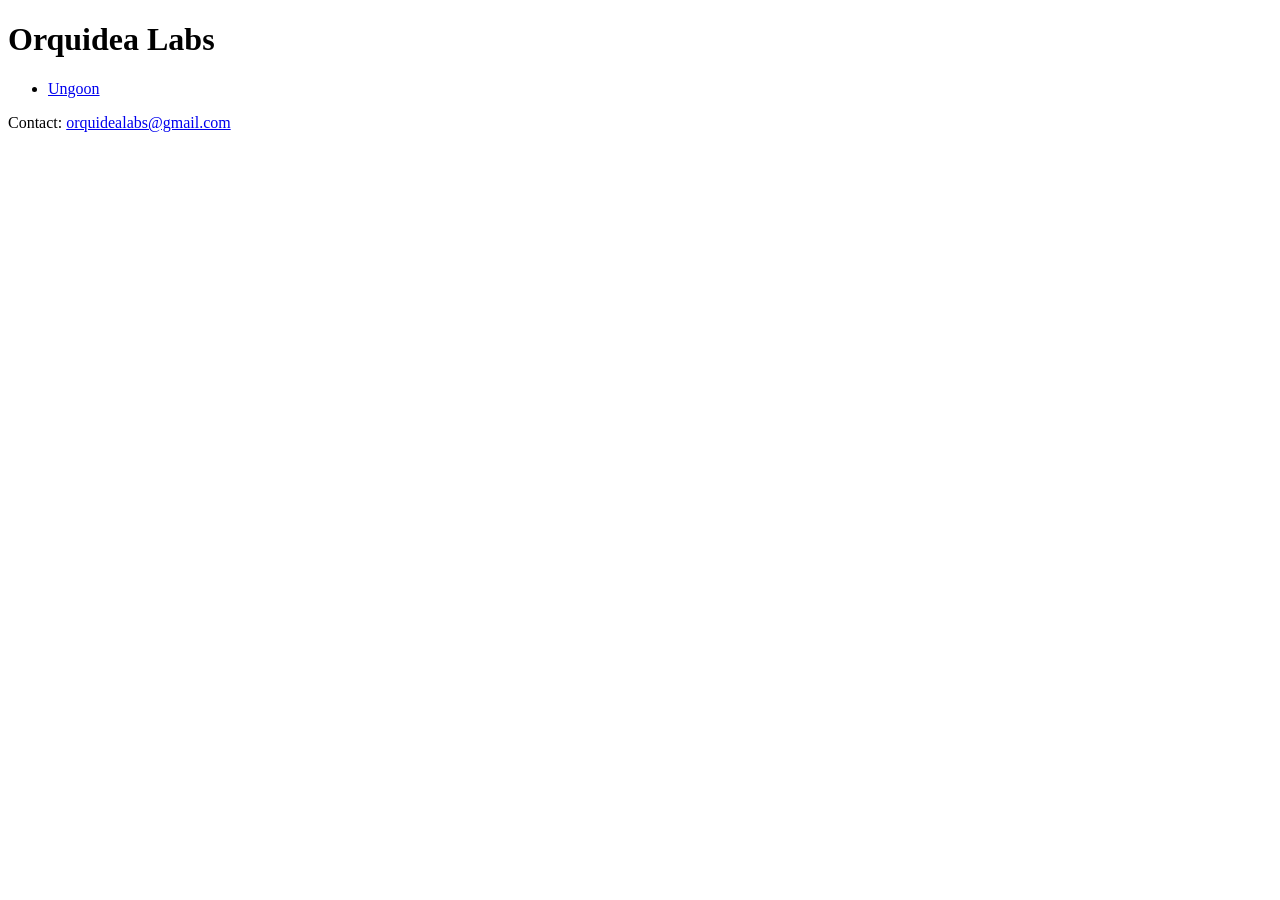
<file: index.html>
<!doctype html>
<html lang="en"><head><meta charset="utf-8"><meta name="viewport" content="width=device-width, initial-scale=1"><title>Orquidea Labs</title></head>
<body><h1>Orquidea Labs</h1><ul><li><a href="ungoon/">Ungoon</a></li></ul><p>Contact: <a href="mailto:orquidealabs@gmail.com">orquidealabs@gmail.com</a></p></body></html>
</file>
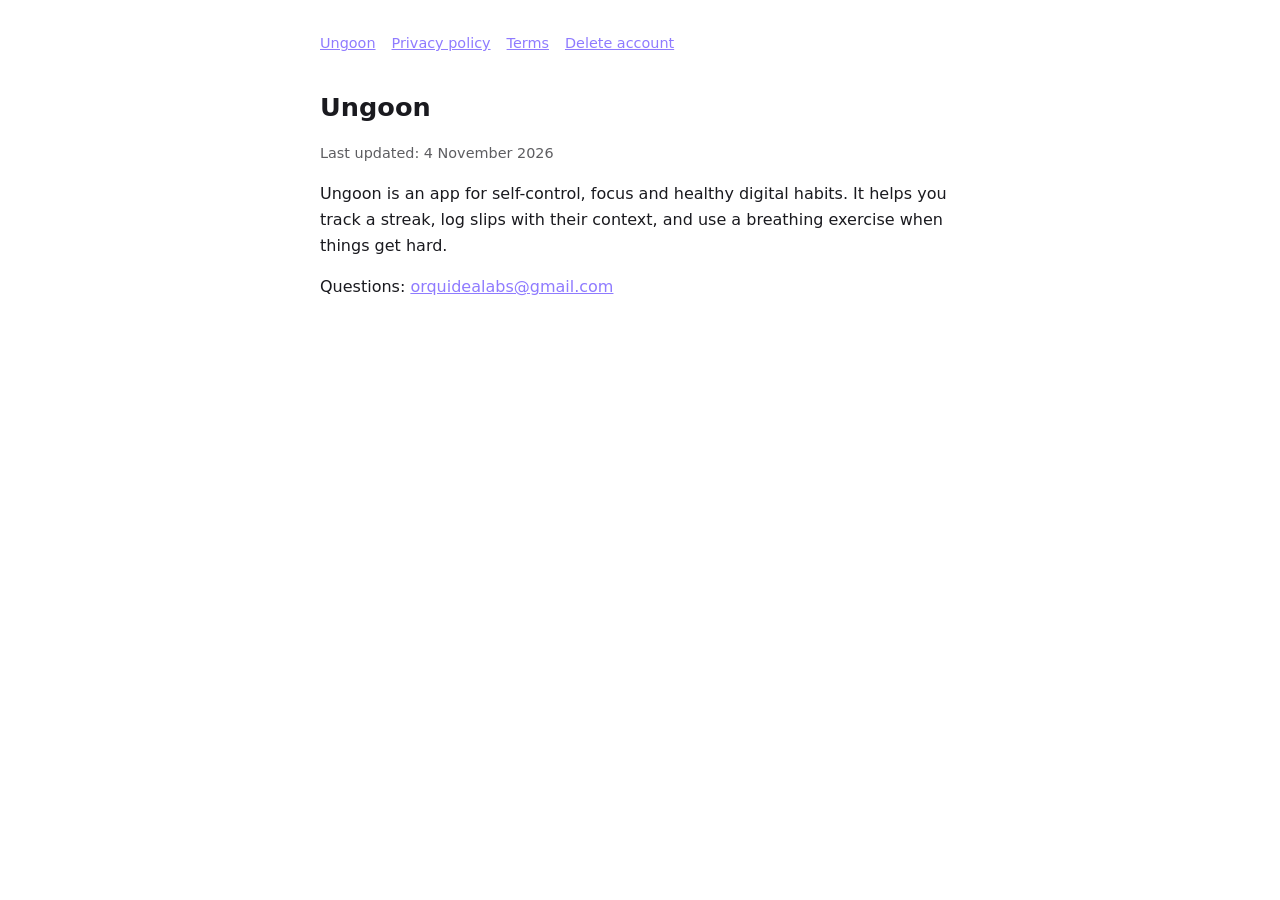
<file: ungoon/index.html>
<!DOCTYPE html>
<html lang="en">
<head>
<meta charset="utf-8">
<meta name="viewport" content="width=device-width, initial-scale=1">
<title>Ungoon · Ungoon</title>
<link rel="stylesheet" href="style.css">
</head>
<body>
<nav><a href="index.html">Ungoon</a><a href="privacy.html">Privacy policy</a><a href="terms.html">Terms</a><a href="delete-account.html">Delete account</a></nav>
<h1>Ungoon</h1>
<p class="updated">Last updated: 4 November 2026</p>
<p>Ungoon is an app for self-control, focus and healthy digital habits. It helps you track a streak, log slips with their context, and use a breathing exercise when things get hard.</p>
<p>Questions: <a href="mailto:orquidealabs@gmail.com">orquidealabs@gmail.com</a></p>
</body>
</html>
</file>
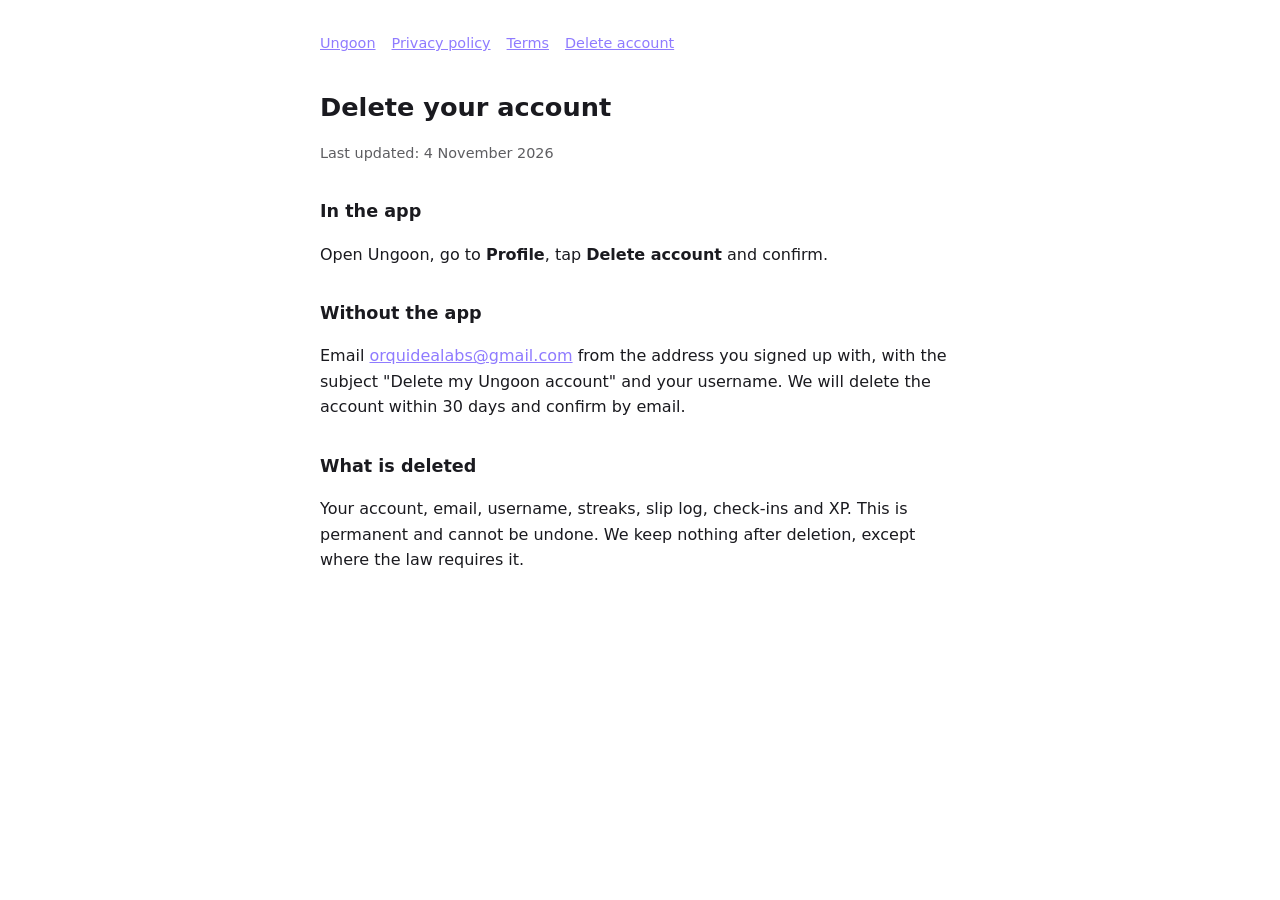
<file: ungoon/delete-account.html>
<!DOCTYPE html>
<html lang="en">
<head>
<meta charset="utf-8">
<meta name="viewport" content="width=device-width, initial-scale=1">
<title>Delete your account · Ungoon</title>
<link rel="stylesheet" href="style.css">
</head>
<body>
<nav><a href="index.html">Ungoon</a><a href="privacy.html">Privacy policy</a><a href="terms.html">Terms</a><a href="delete-account.html">Delete account</a></nav>
<h1>Delete your account</h1>
<p class="updated">Last updated: 4 November 2026</p>
<h2>In the app</h2>
<p>Open Ungoon, go to <strong>Profile</strong>, tap <strong>Delete account</strong> and confirm.</p>
<h2>Without the app</h2>
<p>Email <a href="mailto:orquidealabs@gmail.com?subject=Delete%20my%20Ungoon%20account">orquidealabs@gmail.com</a> from the address you signed up with, with the subject "Delete my Ungoon account" and your username. We will delete the account within 30 days and confirm by email.</p>
<h2>What is deleted</h2>
<p>Your account, email, username, streaks, slip log, check-ins and XP. This is permanent and cannot be undone. We keep nothing after deletion, except where the law requires it.</p>
</body>
</html>
</file>
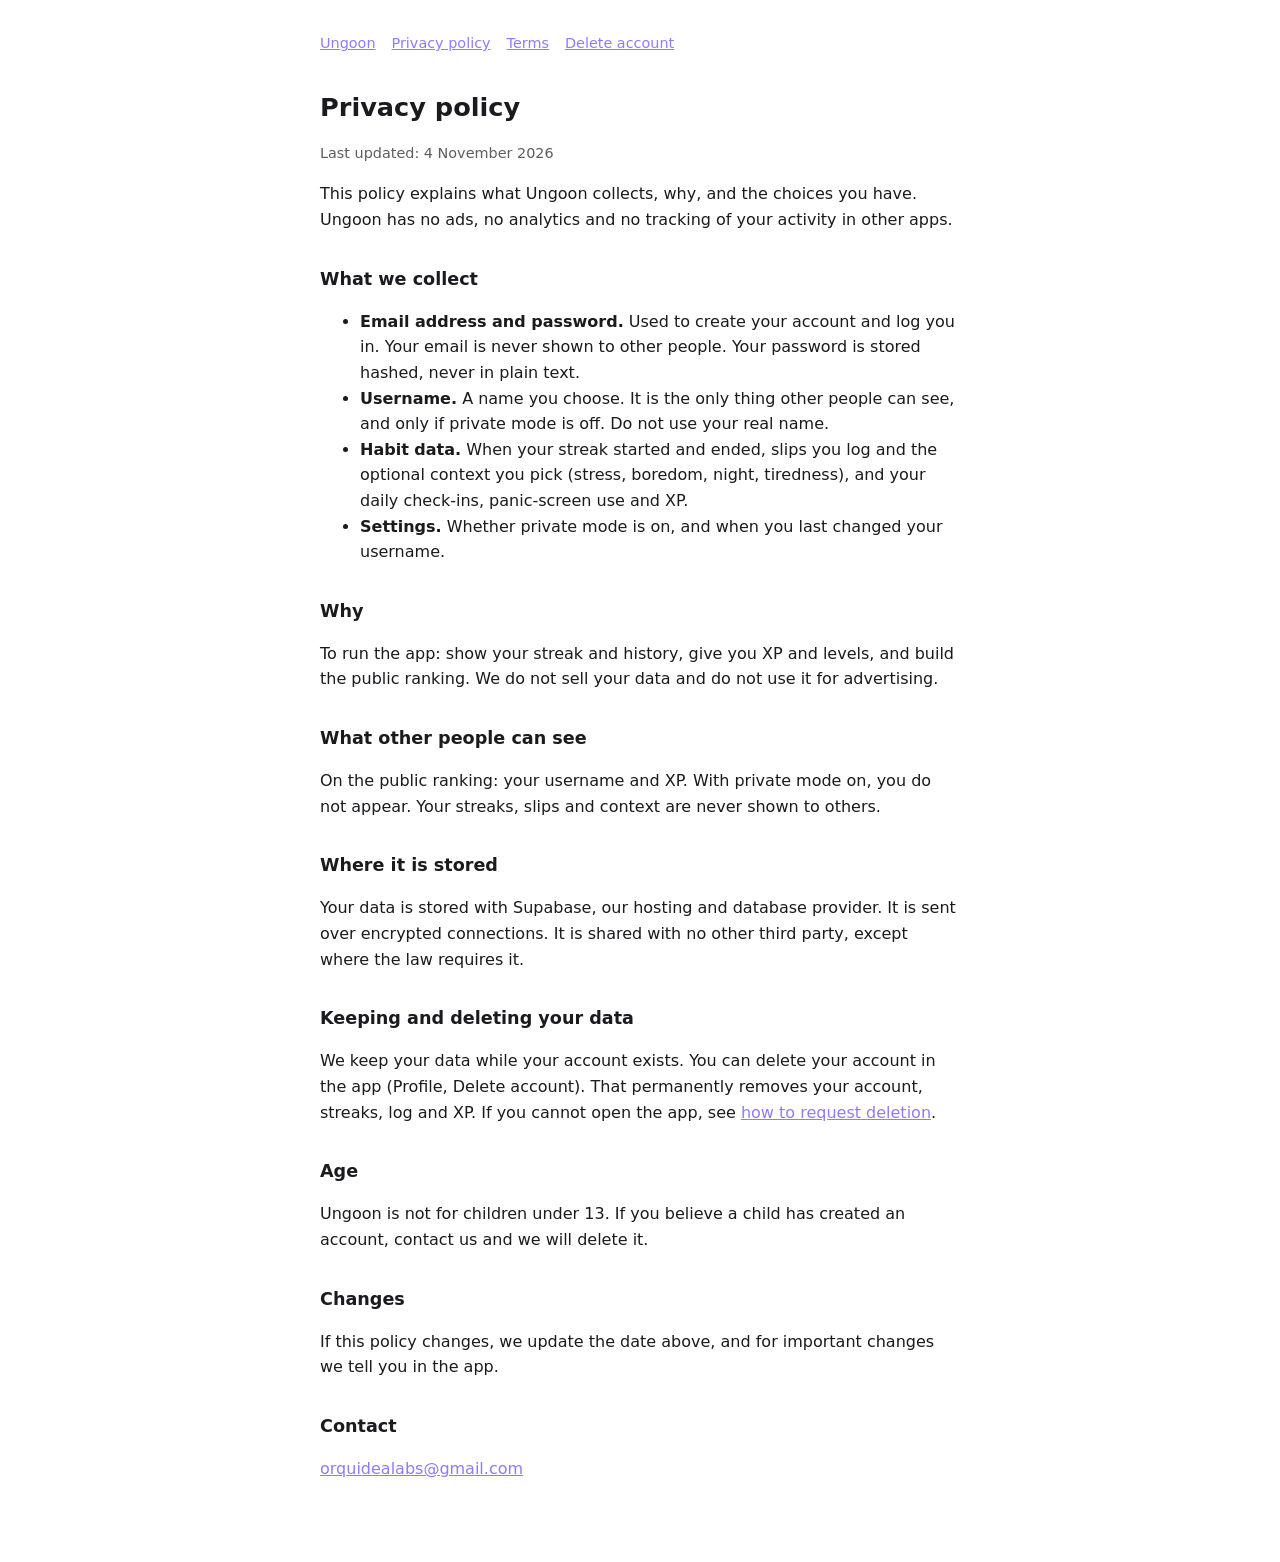
<file: ungoon/privacy.html>
<!DOCTYPE html>
<html lang="en">
<head>
<meta charset="utf-8">
<meta name="viewport" content="width=device-width, initial-scale=1">
<title>Privacy policy · Ungoon</title>
<link rel="stylesheet" href="style.css">
</head>
<body>
<nav><a href="index.html">Ungoon</a><a href="privacy.html">Privacy policy</a><a href="terms.html">Terms</a><a href="delete-account.html">Delete account</a></nav>
<h1>Privacy policy</h1>
<p class="updated">Last updated: 4 November 2026</p>
<p>This policy explains what Ungoon collects, why, and the choices you have. Ungoon has no ads, no analytics and no tracking of your activity in other apps.</p>
<h2>What we collect</h2>
<ul>
<li><strong>Email address and password.</strong> Used to create your account and log you in. Your email is never shown to other people. Your password is stored hashed, never in plain text.</li>
<li><strong>Username.</strong> A name you choose. It is the only thing other people can see, and only if private mode is off. Do not use your real name.</li>
<li><strong>Habit data.</strong> When your streak started and ended, slips you log and the optional context you pick (stress, boredom, night, tiredness), and your daily check-ins, panic-screen use and XP.</li>
<li><strong>Settings.</strong> Whether private mode is on, and when you last changed your username.</li>
</ul>
<h2>Why</h2>
<p>To run the app: show your streak and history, give you XP and levels, and build the public ranking. We do not sell your data and do not use it for advertising.</p>
<h2>What other people can see</h2>
<p>On the public ranking: your username and XP. With private mode on, you do not appear. Your streaks, slips and context are never shown to others.</p>
<h2>Where it is stored</h2>
<p>Your data is stored with Supabase, our hosting and database provider. It is sent over encrypted connections. It is shared with no other third party, except where the law requires it.</p>
<h2>Keeping and deleting your data</h2>
<p>We keep your data while your account exists. You can delete your account in the app (Profile, Delete account). That permanently removes your account, streaks, log and XP. If you cannot open the app, see <a href="delete-account.html">how to request deletion</a>.</p>
<h2>Age</h2>
<p>Ungoon is not for children under 13. If you believe a child has created an account, contact us and we will delete it.</p>
<h2>Changes</h2>
<p>If this policy changes, we update the date above, and for important changes we tell you in the app.</p>
<h2>Contact</h2>
<p><a href="mailto:orquidealabs@gmail.com">orquidealabs@gmail.com</a></p>
</body>
</html>
</file>
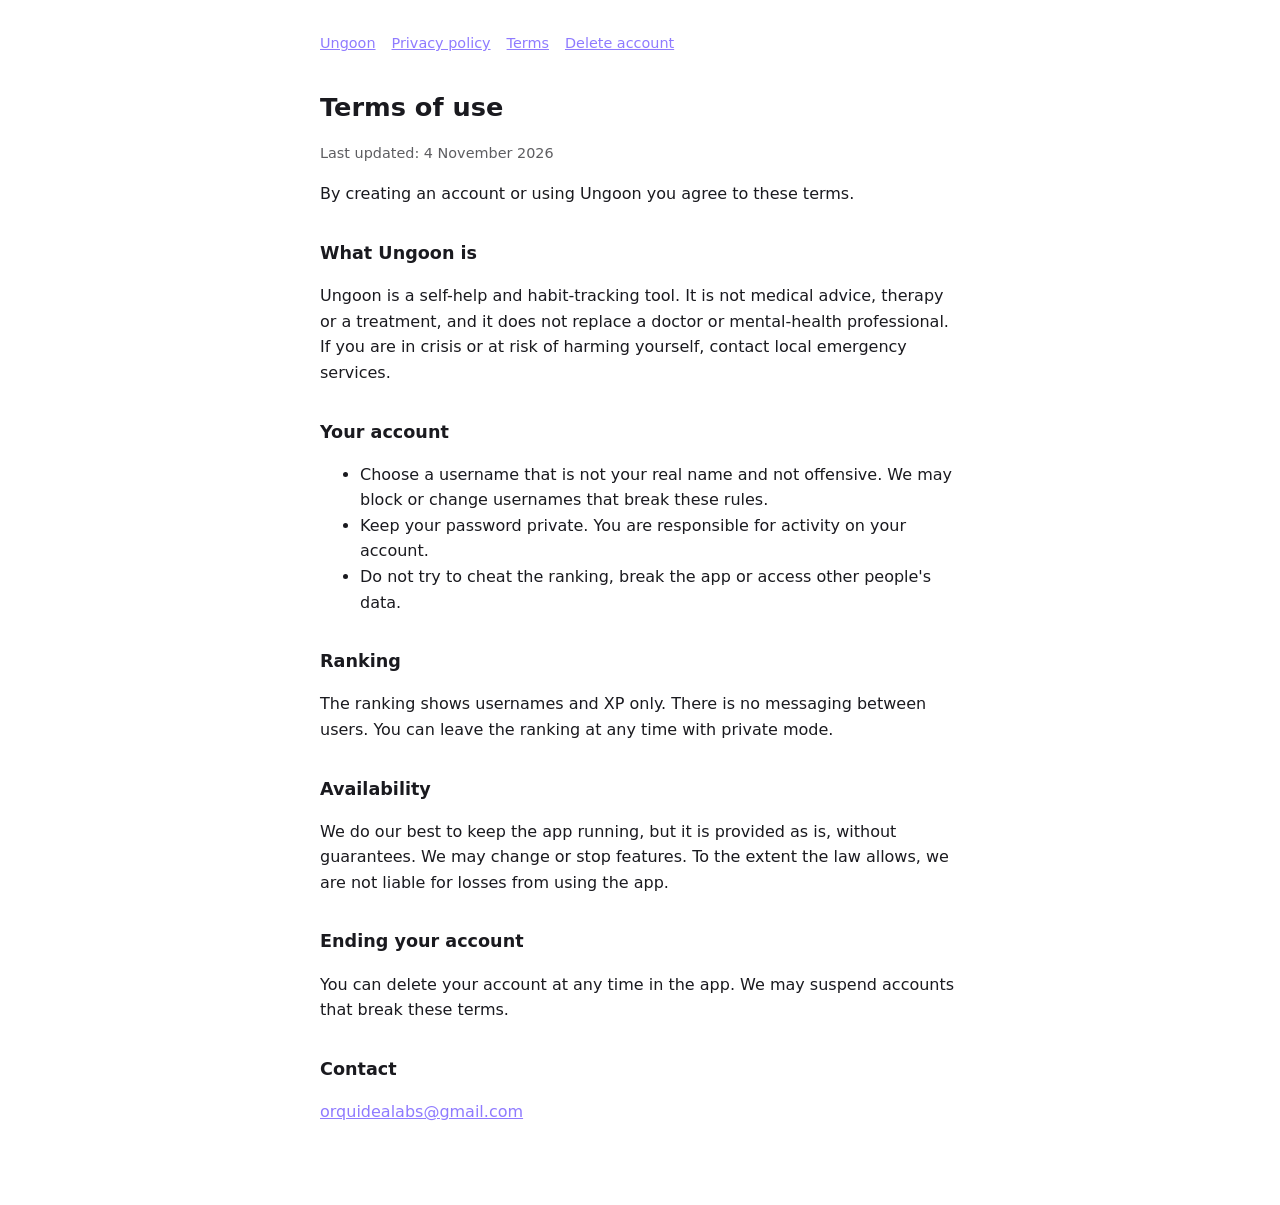
<file: ungoon/terms.html>
<!DOCTYPE html>
<html lang="en">
<head>
<meta charset="utf-8">
<meta name="viewport" content="width=device-width, initial-scale=1">
<title>Terms of use · Ungoon</title>
<link rel="stylesheet" href="style.css">
</head>
<body>
<nav><a href="index.html">Ungoon</a><a href="privacy.html">Privacy policy</a><a href="terms.html">Terms</a><a href="delete-account.html">Delete account</a></nav>
<h1>Terms of use</h1>
<p class="updated">Last updated: 4 November 2026</p>
<p>By creating an account or using Ungoon you agree to these terms.</p>
<h2>What Ungoon is</h2>
<p>Ungoon is a self-help and habit-tracking tool. It is not medical advice, therapy or a treatment, and it does not replace a doctor or mental-health professional. If you are in crisis or at risk of harming yourself, contact local emergency services.</p>
<h2>Your account</h2>
<ul>
<li>Choose a username that is not your real name and not offensive. We may block or change usernames that break these rules.</li>
<li>Keep your password private. You are responsible for activity on your account.</li>
<li>Do not try to cheat the ranking, break the app or access other people's data.</li>
</ul>
<h2>Ranking</h2>
<p>The ranking shows usernames and XP only. There is no messaging between users. You can leave the ranking at any time with private mode.</p>
<h2>Availability</h2>
<p>We do our best to keep the app running, but it is provided as is, without guarantees. We may change or stop features. To the extent the law allows, we are not liable for losses from using the app.</p>
<h2>Ending your account</h2>
<p>You can delete your account at any time in the app. We may suspend accounts that break these terms.</p>
<h2>Contact</h2>
<p><a href="mailto:orquidealabs@gmail.com">orquidealabs@gmail.com</a></p>
</body>
</html>
</file>
<file: ungoon/style.css>
:root { color-scheme: dark light; }
body { font-family: system-ui, sans-serif; max-width: 640px; margin: 0 auto; padding: 32px 20px 64px; line-height: 1.6; background: #0e0e11; color: #e8e8ec; }
@media (prefers-color-scheme: light) { body { background: #fff; color: #1a1a1f; } }
h1 { font-size: 1.6rem; margin-bottom: 0; }
h2 { font-size: 1.1rem; margin-top: 2rem; }
a { color: #8f7bff; }
.updated { opacity: 0.7; font-size: 0.9rem; }
nav { margin-bottom: 2rem; font-size: 0.9rem; }
nav a { margin-right: 16px; }
</file>
